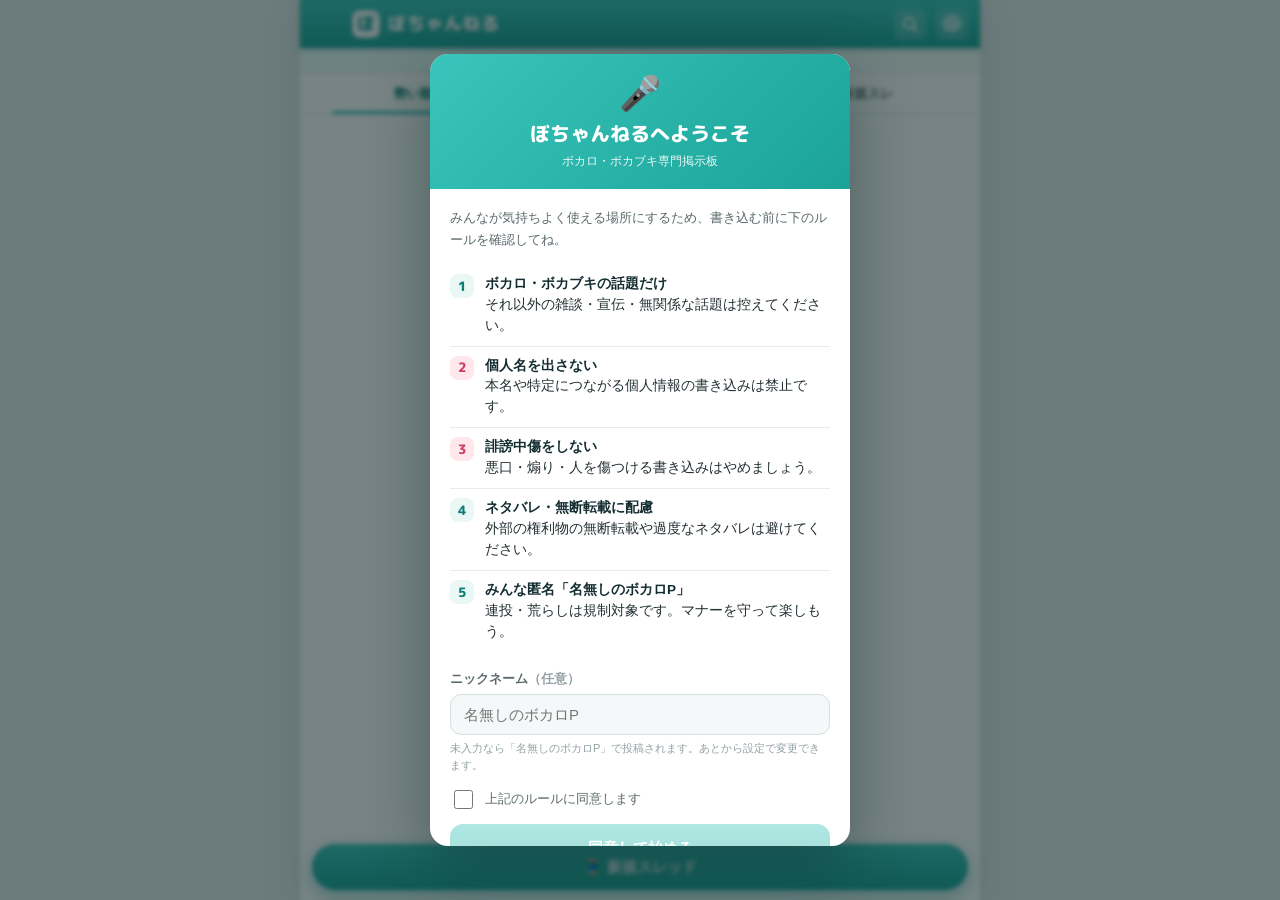
<file: index.html>
<!DOCTYPE html>
<html lang="ja">
<head>
<meta charset="UTF-8">
<meta name="viewport" content="width=device-width, initial-scale=1, viewport-fit=cover, maximum-scale=1">
<meta name="theme-color" content="#39c5bb">
<title>ぼちゃんねる｜ボカロ専門掲示板</title>
<meta name="description" content="ぼちゃんねる — 初音ミクをはじめとするボーカロイドを語る専門掲示板。">
<link rel="preconnect" href="https://fonts.googleapis.com">
<link rel="preconnect" href="https://fonts.gstatic.com" crossorigin>
<link href="https://fonts.googleapis.com/css2?family=M+PLUS+Rounded+1c:wght@500;700;800&display=swap" rel="stylesheet">
<link rel="icon" href="data:image/svg+xml,%3Csvg xmlns='http://www.w3.org/2000/svg' viewBox='0 0 32 32'%3E%3Crect width='32' height='32' rx='8' fill='%2339c5bb'/%3E%3Ctext x='16' y='23' font-size='20' text-anchor='middle' fill='white' font-family='sans-serif' font-weight='bold'%3E%E3%81%BC%3C/text%3E%3C/svg%3E">
<style>
/* ===========================================================
   ぼちゃんねる — Vocaloid BBS
   Mobile-first textboard reader styling
   =========================================================== */

:root{
  --miku:      #39c5bb;       /* 初音ミク teal */
  --miku-dark: #1ba398;
  --miku-deep: #0c7d74;
  --luka:      #ff7fb0;       /* pink accent */
  --rin:       #ffae3a;       /* orange accent */
  --name-grn:  #1f8a4c;       /* classic 名無し green */
  --anchor:    #0f6fc4;       /* >> anchor / link blue */
  --thread-red:#c4341f;       /* thread title classic red */
  --page-bg:   #e6edee;
  --panel:     #ffffff;
  --panel-2:   #f4f8f8;
  --line:      #d7e0e1;
  --line-2:    #e7eded;
  --ink:       #20292b;
  --ink-soft:  #5c696c;
  --ink-faint: #93a1a3;
  --sage:      #8a9396;
  --maxw:      680px;
  --hdr-h:     48px;
  --tab-h:     42px;
  --shadow:    0 1px 0 rgba(0,0,0,.04);
  --jp: "Hiragino Kaku Gothic ProN","Hiragino Sans","Yu Gothic",YuGothic,"Meiryo",sans-serif;
  --round: "M PLUS Rounded 1c",var(--jp);
}

*{ box-sizing:border-box; -webkit-tap-highlight-color: rgba(57,197,187,.18); }
html,body{ margin:0; padding:0; }
html{ overscroll-behavior-y: none; }
body{
  font-family: var(--jp);
  background: var(--page-bg);
  color: var(--ink);
  font-size: 15px;
  line-height: 1.55;
  -webkit-text-size-adjust: 100%;
  overflow-y: scroll;
  overscroll-behavior-y: none;
}
a{ color: var(--anchor); text-decoration:none; }
a:active{ opacity:.6; }
img{ max-width:100%; }

/* ---- App shell: centered mobile column on desktop ---- */
.app{
  max-width: var(--maxw);
  margin: 0 auto;
  background: var(--panel);
  min-height: 100vh;
  box-shadow: 0 0 0 1px var(--line), 0 8px 40px rgba(10,60,58,.10);
  position: relative;
}

/* =========================== Header =========================== */
.hdr{
  position: sticky; top:0; z-index: 40;
  height: var(--hdr-h);
  display:flex; align-items:center; gap:10px;
  padding: 0 12px;
  color:#fff;
  background:
     linear-gradient(180deg, var(--miku) 0%, var(--miku-dark) 100%);
  box-shadow: 0 2px 6px rgba(12,125,116,.28);
}
.hdr__back{
  width:30px; height:30px; flex:0 0 auto;
  display:flex; align-items:center; justify-content:center;
  border-radius:8px; color:#fff; font-size:20px; line-height:1;
  background: rgba(255,255,255,.16);
  border: none; cursor:pointer; padding:0;
  opacity:0; pointer-events:none; transform: translateX(-4px);
  transition: opacity .15s, transform .15s;
}
.hdr__back.show{ opacity:1; pointer-events:auto; transform:none; }
.brand{
  display:flex; align-items:center; gap:8px; cursor:pointer;
  min-width:0;
}
.brand__mark{
  width:28px; height:28px; flex:0 0 auto; border-radius:8px;
  background:#fff; color:var(--miku-dark);
  display:flex;align-items:center;justify-content:center;
  font-family:var(--round); font-weight:800; font-size:18px;
  box-shadow: inset 0 0 0 2px rgba(12,125,116,.15);
}
.brand__name{
  font-family: var(--round); font-weight:800; letter-spacing:.5px;
  font-size:18px; white-space:nowrap; overflow:hidden; text-overflow:ellipsis;
  text-shadow: 0 1px 0 rgba(0,0,0,.12);
}
.brand__title{ /* shown in thread view */
  font-size:14px; font-weight:700; line-height:1.25;
  white-space:nowrap; overflow:hidden; text-overflow:ellipsis;
  min-width:0;
}
.hdr__spacer{ flex:1 1 auto; }
.hdr__btn{
  width:32px; height:32px; flex:0 0 auto; border:none; cursor:pointer;
  background: rgba(255,255,255,.16); color:#fff; border-radius:8px;
  display:flex; align-items:center; justify-content:center; font-size:16px;
}
.hdr__btn svg{ width:18px; height:18px; }

/* =========================== Board banner =========================== */
.banner{
  background: linear-gradient(120deg,#eafbf9,#f3fbf7);
  border-bottom:1px solid var(--line);
  padding: 12px 14px;
  display:flex; align-items:center; gap:12px;
}
.banner__icon{
  width:46px;height:46px;flex:0 0 auto;border-radius:12px;
  background: radial-gradient(120% 120% at 30% 20%, #5fe0d6, var(--miku) 55%, var(--miku-dark));
  display:flex;align-items:center;justify-content:center;
  color:#fff; font-size:24px;
  box-shadow: 0 4px 12px rgba(57,197,187,.4);
}
.banner__txt{ min-width:0; }
.banner__name{ font-family:var(--round); font-weight:800; font-size:18px; color:var(--miku-deep); }
.banner__desc{ font-size:12px; color:var(--ink-soft); margin-top:1px; }
.banner__stats{ font-size:11px; color:var(--ink-faint); margin-top:3px; display:flex; gap:10px; }

/* =========================== Tabs =========================== */
.tabs{
  position: sticky; top: var(--hdr-h); z-index: 30;
  display:flex; height: var(--tab-h);
  background: var(--panel);
  border-bottom: 1px solid var(--line);
}
.tab{
  flex:1; border:none; background:none; cursor:pointer;
  font-family: inherit; font-size:13px; font-weight:700; color:var(--ink-soft);
  position:relative; display:flex;align-items:center;justify-content:center; gap:5px;
}
.tab[aria-selected="true"]{ color: var(--miku-deep); }
.tab[aria-selected="true"]::after{
  content:""; position:absolute; left:14%; right:14%; bottom:0; height:3px;
  border-radius:3px 3px 0 0; background: var(--miku);
}
.tab .cnt{ font-size:11px; color:var(--ink-faint); font-weight:600; }

/* =========================== Thread list =========================== */
.list{ padding-bottom: 88px; }
.thread{
  display:flex; align-items:flex-start; gap:10px;
  padding: 11px 14px; border-bottom:1px solid var(--line-2);
  cursor:pointer; background:var(--panel);
  transition: background .12s;
}
.thread:active{ background: var(--panel-2); }
.thread__rank{
  flex:0 0 auto; width:22px; text-align:center;
  font-family:var(--round); font-weight:800; font-size:15px;
  color:var(--ink-faint); padding-top:1px;
}
.thread:nth-child(1) .thread__rank{ color:var(--rin); }
.thread:nth-child(2) .thread__rank{ color:#9fb6b9; }
.thread:nth-child(3) .thread__rank{ color:#caa06a; }
.thread__body{ min-width:0; flex:1; }
.thread__title{
  font-size: calc(15px * var(--fs,1)); font-weight:600; color:#173b46; line-height:1.4;
  display:-webkit-box; -webkit-line-clamp:2; -webkit-box-orient:vertical; overflow:hidden;
}
.thread:active .thread__title{ color:var(--miku-deep); }
.thread__meta{
  margin-top:5px; display:flex; align-items:center; gap:9px; flex-wrap:wrap;
  font-size:11.5px; color:var(--ink-faint);
}
.thread__count{
  display:inline-flex; align-items:center; gap:3px;
  font-weight:700; color:var(--miku-dark);
}
.momentum{
  display:inline-flex; align-items:center; gap:4px;
  padding:1px 7px; border-radius:20px; font-weight:700; font-size:10.5px;
  background: #eef6f5; color:var(--miku-deep);
}
.momentum.hot{ background: #ffe9d6; color:#c8631a; }
.momentum.fire{ background:#ffe1e1; color:#cf3b2f; }
.thread__new{
  font-size:10px; font-weight:800; color:#fff; background:var(--luka);
  padding:1px 5px; border-radius:4px; letter-spacing:.4px;
}

/* =========================== Thread view (posts) =========================== */
.threadhead{
  padding:14px 16px 12px; border-bottom:1px solid var(--line);
  background: linear-gradient(180deg,#f4fbfa,#ffffff);
}
.threadhead__title{
  font-size:18px; font-weight:800; color:#143a45; line-height:1.4;
  font-family:var(--round);
}
.threadhead__meta{ margin-top:6px; font-size:11.5px; color:var(--ink-faint); display:flex; gap:12px; flex-wrap:wrap; }

.posts{ padding-bottom: 96px; }
.post{
  padding: 12px 16px 13px; border-bottom: 1px solid var(--line-2);
  scroll-margin-top: calc(var(--hdr-h) + 6px);
}
.post.flash{ animation: flash 1.4s ease; }
@keyframes flash{ 0%{ background:#fff7d6; } 100%{ background:transparent; } }
.post__head{
  display:flex; align-items:baseline; gap:7px; flex-wrap:wrap;
  font-size:12px; margin-bottom:5px; line-height:1.5;
}
.post__num{
  font-weight:800; color:var(--miku-dark); font-size:12.5px;
  cursor:pointer;
}
.post__num.op{ color:var(--luka); }
.post__name{ color:var(--name-grn); font-weight:700; }
.post__name .trip{ color:#6b7a7d; font-weight:600; }
.post__date{ color:var(--ink-faint); }
.post__id{ color:var(--ink-faint); cursor:pointer; }
.post__id.many{ color:var(--rin); font-weight:700; }
.post__sage{ color:var(--sage); font-size:10.5px; border:1px solid var(--line); border-radius:4px; padding:0 4px; }
.post__body{
  font-size: calc(15px * var(--fs,1)); line-height:1.72; white-space:pre-wrap; word-break:break-word;
  margin-left:2px; color:#222b2d;
}
.post__body .anchor{ color:var(--anchor); cursor:pointer; border-bottom:1px dotted var(--anchor); }
.post__body .url{ color:var(--anchor); text-decoration:underline; word-break:break-all; }
.post__body .gt{ color:#1f8a4c; }   /* >quote green */
.post.abone .post__body{ color:var(--ink-faint); font-style:italic; }

.post__foot{ margin-top:7px; display:flex; gap:14px; }
.post__reply{
  font-size:11.5px; color:var(--miku-dark); font-weight:700; cursor:pointer;
  display:inline-flex; align-items:center; gap:4px;
}

/* anchor preview popover */
.popover{
  position:fixed; z-index:60; max-width: 360px;
  background:#fffef6; border:1px solid #d8cf9b;
  box-shadow: 0 8px 28px rgba(0,0,0,.22); border-radius:8px;
  padding:9px 11px; font-size:13px; line-height:1.6;
}
.popover .post__head{ font-size:11px; margin-bottom:4px; }
.popover .post__body{ font-size:13.5px; }

/* =========================== Forms =========================== */
.composer-bar{
  position: fixed; left:0; right:0; bottom:0; z-index:45;
  display:flex; justify-content:center; pointer-events:none;
}
.composer-bar__inner{
  width:100%; max-width:var(--maxw); padding:10px 12px calc(10px + env(safe-area-inset-bottom));
  display:flex; gap:10px; pointer-events:auto;
  background: linear-gradient(180deg, rgba(255,255,255,0), #fff 38%);
}
.fab{
  flex:1; height:46px; border:none; border-radius:24px; cursor:pointer;
  font-family:var(--jp); font-weight:800; font-size:15px; color:#fff;
  background: linear-gradient(180deg, var(--miku), var(--miku-dark));
  box-shadow: 0 6px 18px rgba(27,163,152,.45);
  display:flex;align-items:center;justify-content:center;gap:7px;
}
.fab.alt{ background: linear-gradient(180deg,#ff95bd,var(--luka)); box-shadow:0 6px 18px rgba(255,127,176,.45); flex:0 0 auto; width:56px; }
.fab:active{ transform: translateY(1px); }

/* sheet form */
.sheet-wrap{ position:fixed; inset:0; z-index:80; display:none; }
.sheet-wrap.open{ display:block; }
.sheet-backdrop{ position:absolute; inset:0; background:rgba(10,30,32,.45); animation:fade .2s; }
@keyframes fade{ from{opacity:0} to{opacity:1} }
.sheet{
  position:absolute; left:0; right:0; bottom:0; margin:0 auto; max-width:var(--maxw);
  background:#fff; border-radius:16px 16px 0 0; padding:14px 16px calc(18px + env(safe-area-inset-bottom));
  box-shadow:0 -8px 30px rgba(0,0,0,.2); animation: slideup .26s cubic-bezier(.2,.8,.2,1);
  max-height: 90vh; overflow:auto;
}
@keyframes slideup{ from{ transform: translateY(100%);} to{ transform:none; } }
.sheet__grip{ width:38px;height:4px;border-radius:4px;background:var(--line);margin:0 auto 12px; }
.sheet__title{ font-family:var(--round); font-weight:800; font-size:17px; color:var(--miku-deep); margin:0 0 12px; }
.field{ margin-bottom:11px; }
.field label{ display:block; font-size:12px; font-weight:700; color:var(--ink-soft); margin-bottom:4px; }
.field input, .field textarea{
  width:100%; border:1px solid var(--line); border-radius:10px; padding:10px 12px;
  font-family:var(--jp); font-size:15px; color:var(--ink); background:var(--panel-2);
  outline:none; transition:border-color .15s, background .15s;
}
.field input:focus, .field textarea:focus{ border-color:var(--miku); background:#fff; }
.field textarea{ min-height:120px; resize:vertical; line-height:1.6; }
.field .row{ display:flex; gap:10px; }
.field .row > *{ flex:1; }
.hint{ font-size:11px; color:var(--ink-faint); margin-top:3px; }
.sheet__actions{ display:flex; gap:10px; margin-top:6px; }
.btn{
  flex:1; height:46px; border:none; border-radius:12px; cursor:pointer;
  font-family:var(--jp); font-weight:800; font-size:15px;
}
.btn.primary{ color:#fff; background:linear-gradient(180deg,var(--miku),var(--miku-dark)); box-shadow:0 4px 12px rgba(27,163,152,.4); }
.btn.ghost{ background:var(--panel-2); color:var(--ink-soft); flex:0 0 auto; width:96px; }
.btn:disabled{ opacity:.5; }
.errline{ color:#cf3b2f; font-size:12.5px; font-weight:700; margin:2px 0 8px; display:none; }
.errline.show{ display:block; }

/* =========================== misc states =========================== */
.empty{ padding:60px 24px; text-align:center; color:var(--ink-faint); }
.empty .em{ font-size:42px; margin-bottom:10px; }
.loading{ padding:40px; text-align:center; color:var(--ink-faint); }
.spinner{
  width:30px;height:30px;border-radius:50%;
  border:3px solid var(--line); border-top-color:var(--miku);
  margin:0 auto 12px; animation: spin .8s linear infinite;
}
@keyframes spin{ to{ transform:rotate(360deg);} }
.toast{
  position:fixed; left:50%; bottom:84px; transform:translateX(-50%) translateY(20px);
  background:#143a45; color:#fff; padding:10px 18px; border-radius:24px;
  font-size:13.5px; font-weight:700; z-index:90; opacity:0; transition:opacity .25s, transform .25s;
  box-shadow:0 8px 24px rgba(0,0,0,.3); pointer-events:none; max-width:90%;
}
.toast.show{ opacity:1; transform:translateX(-50%) translateY(0); }
.toast.err{ background:#a5302a; }

/* footer credit */
.foot{
  padding:18px 16px 26px; text-align:center; color:var(--ink-faint); font-size:11px;
  border-top:1px solid var(--line-2); background:var(--panel-2);
}
.foot a{ color:var(--miku-dark); }

/* search overlay */
.search-row{ display:none; padding:8px 12px; border-bottom:1px solid var(--line); background:var(--panel-2); }
.search-row.open{ display:block; }
.search-row input{
  width:100%; border:1px solid var(--line); border-radius:20px; padding:8px 14px;
  font-family:var(--jp); font-size:14px; outline:none; background:#fff;
}
.search-row input:focus{ border-color:var(--miku); }

@media (max-width: 480px){
  body{ font-size:14.5px; }
}

/* pull-up-to-refresh indicator (anchored at bottom) */
#pullRefresh{
  position:fixed; left:50%; bottom:-4px; z-index:55;
  transform:translateX(-50%) translateY(0);
  display:flex; align-items:center; gap:8px;
  padding:9px 18px; border-radius:22px;
  background:#143a45; color:#fff; font-size:12.5px; font-weight:700;
  box-shadow:0 8px 24px rgba(0,0,0,.3);
  opacity:0; pointer-events:none; transition:opacity .15s;
}
#pullRefresh.show{ opacity:1; }
#pullRefresh.ready{ background:var(--miku-dark); }
.pr__spin{
  width:15px;height:15px;border-radius:50%;
  border:2px solid rgba(255,255,255,.35); border-top-color:#fff;
}
#pullRefresh.ready .pr__spin{ transform:rotate(180deg); transition:transform .2s; }
#pullRefresh.loading .pr__spin{ animation:spin .7s linear infinite; }

/* ===== first-visit rules modal ===== */
.rules-wrap{ position:fixed; inset:0; z-index:100; display:none; }
.rules-wrap.open{ display:block; }
.rules-back{ position:absolute; inset:0; background:rgba(8,30,32,.55); backdrop-filter:blur(2px); animation:fade .2s; }
.rules{
  position:absolute; left:50%; top:50%; transform:translate(-50%,-50%);
  width:min(420px, calc(100vw - 32px)); max-height:88vh; overflow:auto;
  background:#fff; border-radius:18px; padding:0 0 18px;
  box-shadow:0 20px 60px rgba(8,40,38,.4); animation:rulespop .3s cubic-bezier(.2,.8,.2,1);
}
@keyframes rulespop{ from{ opacity:0; transform:translate(-50%,-46%) scale(.94);} to{ opacity:1; transform:translate(-50%,-50%) scale(1);} }
.rules__hd{
  background:linear-gradient(135deg,var(--miku),var(--miku-dark));
  color:#fff; padding:22px 22px 18px; border-radius:18px 18px 0 0; text-align:center;
}
.rules__mark{ font-size:34px; line-height:1; }
.rules__ttl{ font-family:var(--round); font-weight:800; font-size:20px; margin-top:8px; }
.rules__sub{ font-size:12px; opacity:.9; margin-top:3px; }
.rules__body{ padding:18px 20px 4px; }
.rules__lead{ font-size:13px; color:var(--ink-soft); margin:0 0 14px; line-height:1.7; }
.rule{ display:flex; gap:11px; align-items:flex-start; padding:9px 0; border-bottom:1px solid var(--line-2); }
.rule:last-child{ border-bottom:none; }
.rule__no{ flex:0 0 auto; width:24px; height:24px; border-radius:8px; background:#e9f7f5; color:var(--miku-deep);
  font-family:var(--round); font-weight:800; font-size:13px; display:flex; align-items:center; justify-content:center; }
.rule__no.warn{ background:#ffe7ec; color:#cf3b6a; }
.rule__tx{ font-size:13.5px; line-height:1.55; color:#243033; }
.rule__tx b{ color:#152e32; }
.rules__foot{ padding:14px 20px 0; }
.rules__nick{ margin-bottom:14px; }
.rules__nick label{ display:block; font-size:12.5px; font-weight:700; color:var(--ink-soft); margin-bottom:5px; }
.rules__nick label span{ color:var(--ink-faint); font-weight:600; }
.rules__nick input{
  width:100%; border:1px solid var(--line); border-radius:11px; padding:11px 13px;
  font-family:var(--jp); font-size:15px; color:var(--ink); background:var(--panel-2); outline:none;
  transition:border-color .15s, background .15s;
}
.rules__nick input:focus{ border-color:var(--miku); background:#fff; }
.rules__nickhint{ font-size:11px; color:var(--ink-faint); margin-top:5px; line-height:1.5; }
.rules__agree{ display:flex; align-items:center; gap:9px; font-size:13px; color:var(--ink-soft); cursor:pointer; user-select:none; margin-bottom:12px; }
.rules__agree input{ width:19px; height:19px; accent-color:var(--miku-dark); flex:0 0 auto; }
.rules__btn{
  width:100%; height:48px; border:none; border-radius:13px; cursor:pointer;
  font-family:var(--jp); font-weight:800; font-size:15px; color:#fff;
  background:linear-gradient(180deg,var(--miku),var(--miku-dark));
  box-shadow:0 6px 16px rgba(27,163,152,.4); transition:opacity .15s;
}
.rules__btn:disabled{ opacity:.4; box-shadow:none; cursor:not-allowed; }
.rules__btn:active:not(:disabled){ transform:translateY(1px); }
.rules__mini{ text-align:center; font-size:11px; color:var(--ink-faint); margin-top:10px; }
.rules__mini a{ color:var(--miku-dark); cursor:pointer; }

/* ===== settings screen ===== */
.settings{ padding:8px 0 96px; }
.set-group{ margin:14px 0; background:#fff; }
.set-group__t{ font-size:11.5px; font-weight:800; letter-spacing:.4px; color:var(--ink-faint); padding:0 16px 6px; }
.set-card{ background:#fff; border-top:1px solid var(--line); border-bottom:1px solid var(--line); }
.set-row{ padding:13px 16px; border-bottom:1px solid var(--line-2); }
.set-row:last-child{ border-bottom:none; }
.set-row__lab{ font-size:13.5px; font-weight:700; color:#243033; margin-bottom:3px; }
.set-row__hint{ font-size:11.5px; color:var(--ink-faint); margin-top:4px; line-height:1.5; }
.set-row input[type=text], .set-row textarea{
  width:100%; border:1px solid var(--line); border-radius:10px; padding:10px 12px;
  font-family:var(--jp); font-size:15px; color:var(--ink); background:var(--panel-2); outline:none;
}
.set-row input[type=text]:focus, .set-row textarea:focus{ border-color:var(--miku); background:#fff; }
.set-row textarea{ min-height:84px; resize:vertical; line-height:1.6; }
.seg{ display:flex; gap:6px; margin-top:8px; }
.seg button{
  flex:1; border:1px solid var(--line); background:#fff; border-radius:9px; padding:8px 4px; cursor:pointer;
  font-family:var(--jp); font-weight:700; font-size:12.5px; color:var(--ink-soft);
}
.seg button[aria-pressed="true"]{ background:var(--miku); border-color:var(--miku); color:#fff; box-shadow:0 2px 6px rgba(27,163,152,.35); }
.set-sample{ margin-top:10px; padding:11px 13px; background:var(--panel-2); border-radius:10px; border:1px solid var(--line-2);
  font-size: calc(15px * var(--fs,1)); line-height:1.7; color:#222b2d; }
.set-danger{ color:#cf3b2f; }
.set-link{ display:flex; align-items:center; justify-content:space-between; cursor:pointer; }
.set-link .chev{ color:var(--ink-faint); }
.set-save{ position:sticky; bottom:0; }

</style>
</head>
<body>
  <div class="app">
    <!-- Header -->
    <header class="hdr">
      <button class="hdr__back" id="back" aria-label="戻る">‹</button>
      <div class="brand" id="brand">
        <div class="brand__mark">ぼ</div>
        <div class="brand__name">ぼちゃんねる</div>
      </div>
      <div class="brand__title" id="hdrTitle" style="display:none"></div>
      <div class="hdr__spacer"></div>
      <button class="hdr__btn" id="hdrSearch" aria-label="検索">
        <svg viewBox="0 0 24 24" fill="none" stroke="currentColor" stroke-width="2.4" stroke-linecap="round"><circle cx="11" cy="11" r="7"/><path d="M21 21l-4.3-4.3"/></svg>
      </button>
      <button class="hdr__btn" id="hdrSettings" aria-label="設定">
        <svg viewBox="0 0 24 24" fill="none" stroke="currentColor" stroke-width="2.2" stroke-linecap="round" stroke-linejoin="round"><circle cx="12" cy="12" r="3.2"/><path d="M19.4 13.6a1.5 1.5 0 0 0 .3 1.6l.1.1a2 2 0 1 1-2.8 2.8l-.1-.1a1.5 1.5 0 0 0-2.5 1v.2a2 2 0 1 1-4 0v-.1A1.5 1.5 0 0 0 8.6 19a1.5 1.5 0 0 0-1.6.3l-.1.1a2 2 0 1 1-2.8-2.8l.1-.1a1.5 1.5 0 0 0-1-2.5H3a2 2 0 1 1 0-4h.1A1.5 1.5 0 0 0 5 8.6a1.5 1.5 0 0 0-.3-1.6l-.1-.1a2 2 0 1 1 2.8-2.8l.1.1a1.5 1.5 0 0 0 1.6.3H9a1.5 1.5 0 0 0 1-1.4V3a2 2 0 1 1 4 0v.1a1.5 1.5 0 0 0 2.5 1l.1-.1a2 2 0 1 1 2.8 2.8l-.1.1a1.5 1.5 0 0 0-.3 1.6V9a1.5 1.5 0 0 0 1.4 1H21a2 2 0 1 1 0 4h-.1a1.5 1.5 0 0 0-1.4 1z"/></svg>
      </button>
    </header>

    <!-- search -->
    <div class="search-row" id="searchRow">
      <input id="searchInput" type="search" placeholder="スレッドタイトルを検索…" autocomplete="off">
    </div>

    <!-- board banner -->
    <div class="banner" id="banner"></div>

    <!-- tabs -->
    <nav class="tabs" id="tabs" role="tablist"></nav>

    <!-- main view -->
    <main id="view"></main>

    <!-- floating composer -->
    <div class="composer-bar">
      <div class="composer-bar__inner">
        <button class="fab" id="fabNew">🧵 新規スレッド</button>
        <button class="fab alt" id="fabThread" style="display:none" aria-label="新規スレッド">🧵</button>
      </div>
    </div>
  </div>

  <!-- composer sheet mount -->
  <div class="sheet-wrap" id="sheetWrap"></div>

  <!-- first-visit rules modal -->
  <div class="rules-wrap" id="rulesWrap">
    <div class="rules-back"></div>
    <div class="rules" role="dialog" aria-modal="true" aria-labelledby="rulesTtl">
      <div class="rules__hd">
        <div class="rules__mark">🎤</div>
        <div class="rules__ttl" id="rulesTtl">ぼちゃんねるへようこそ</div>
        <div class="rules__sub">ボカロ・ボカブキ専門掲示板</div>
      </div>
      <div class="rules__body">
        <p class="rules__lead">みんなが気持ちよく使える場所にするため、書き込む前に下のルールを確認してね。</p>
        <div class="rule"><div class="rule__no">1</div><div class="rule__tx"><b>ボカロ・ボカブキの話題だけ</b><br>それ以外の雑談・宣伝・無関係な話題は控えてください。</div></div>
        <div class="rule"><div class="rule__no warn">2</div><div class="rule__tx"><b>個人名を出さない</b><br>本名や特定につながる個人情報の書き込みは禁止です。</div></div>
        <div class="rule"><div class="rule__no warn">3</div><div class="rule__tx"><b>誹謗中傷をしない</b><br>悪口・煽り・人を傷つける書き込みはやめましょう。</div></div>
        <div class="rule"><div class="rule__no">4</div><div class="rule__tx"><b>ネタバレ・無断転載に配慮</b><br>外部の権利物の無断転載や過度なネタバレは避けてください。</div></div>
        <div class="rule"><div class="rule__no">5</div><div class="rule__tx"><b>みんな匿名「名無しのボカロP」</b><br>連投・荒らしは規制対象です。マナーを守って楽しもう。</div></div>
      </div>
      <div class="rules__foot">
        <div class="rules__nick">
          <label for="rulesNick">ニックネーム<span>（任意）</span></label>
          <input id="rulesNick" maxlength="24" placeholder="名無しのボカロP" autocomplete="off">
          <div class="rules__nickhint">未入力なら「名無しのボカロP」で投稿されます。あとから設定で変更できます。</div>
        </div>
        <label class="rules__agree"><input type="checkbox" id="rulesChk">上記のルールに同意します</label>
        <button class="rules__btn" id="rulesOk" disabled>同意して始める</button>
        <div class="rules__mini"><a id="rulesAgain">ルールをもう一度表示</a></div>
      </div>
    </div>
  </div>

  <script>
/* ===========================================================
   ぼちゃんねる — data layer
   Talks to the Cloudflare Worker when CONFIG.API_BASE is set.
   Falls back to a localStorage "demo board" so the site is
   fully usable before/without a backend (e.g. GitHub Pages
   preview). Same method surface either way.
   =========================================================== */
(function (global) {
  "use strict";

  // ---------------------------------------------------------
  // CONFIG — after deploying the Worker, paste its URL here
  // (or leave "" to keep running on the built-in demo store).
  //   e.g. "https://bochannel-api.yourname.workers.dev"
  // ---------------------------------------------------------
  const CONFIG = {
    API_BASE: "https://bochannel-api.dragxonx3.workers.dev",          // Cloudflare Worker origin, no trailing slash
    BOARD: "vocaloid",
    BOARD_NAME: "ボーカロイド総合",
  };

  const LS_KEY = "bochannel_demo_v1";
  const usingRemote = () => !!CONFIG.API_BASE;

  // ブラウザ固有のランダム種。キャリアNATでIP/UAが被っても
  // ブラウザごとに必ず別IDになるようにするためのもの。
  function clientSeed() {
    let s = null;
    try { s = localStorage.getItem("bochannel_seed"); } catch (_) {}
    if (!s) {
      s = (crypto.randomUUID ? crypto.randomUUID()
           : Date.now().toString(36) + Math.random().toString(36).slice(2) + Math.random().toString(36).slice(2));
      try { localStorage.setItem("bochannel_seed", s); } catch (_) {}
    }
    return s;
  }

  // ===================== remote (Worker) =====================
  async function call(path, opts) {
    const res = await fetch(CONFIG.API_BASE + path, {
      headers: { "Content-Type": "application/json", "x-client-seed": clientSeed() },
      ...opts,
    });
    let data = null;
    try { data = await res.json(); } catch (_) {}
    if (!res.ok) {
      const msg = (data && data.error) || ("通信エラー (" + res.status + ")");
      const err = new Error(msg); err.status = res.status; err.retryAfter = data && data.retryAfter;
      throw err;
    }
    return data;
  }

  // ===================== local demo store =====================
  function nowParts(d) {
    const W = ["日","月","火","水","木","金","土"];
    const p = (n) => String(n).padStart(2, "0");
    const ms = String(d.getMilliseconds()).padStart(3,"0").slice(0,2);
    return `${d.getFullYear()}/${p(d.getMonth()+1)}/${p(d.getDate())}(${W[d.getDay()]}) ` +
           `${p(d.getHours())}:${p(d.getMinutes())}:${p(d.getSeconds())}.${ms}`;
  }
  function randId() {
    const c = "ABCDEFGHIJKLMNPQRSTUVWXYZabcdefghijkmnopqrstuvwxyz0123456789+/";
    let s = ""; for (let i = 0; i < 8; i++) s += c[Math.floor(Math.random()*c.length)];
    return s;
  }
  function uid() { return "t" + Date.now().toString(36) + Math.random().toString(36).slice(2,6); }

  function load() {
    let raw = null;
    try { raw = JSON.parse(localStorage.getItem(LS_KEY)); } catch (_) {}
    if (!raw || !raw.threads) { raw = seed(); save(raw); }
    return raw;
  }
  function save(db) { try { localStorage.setItem(LS_KEY, JSON.stringify(db)); } catch (_) {} }

  // seed data — clean, original Vocaloid-fan flavour
  function seed() {
    const base = Date.now();
    const mk = (offsetMin, name, body, idtag) => ({
      name: name || "名無しのボカロP",
      email: "",
      body,
      date: nowParts(new Date(base - offsetMin*60000)),
      uid: idtag || randId(),
      ts: base - offsetMin*60000,
    });
    const threads = [
      {
        id: "t_miku", title: "【初音ミク】みんなの好きなミク曲を語るスレ Part.187",
        posts: [
          mk(900,"名無しのボカロP","ミクの曲で人生変わった人集まれ\nまずは語ろうぜ","M1kuLov3"),
          mk(880,"名無しのボカロP",">>1\nわかる\n中学の時に出会ってからずっと聴いてる","Aa90xQ2z"),
          mk(861,"名無しのボカロP","初期の調教も味があって好きなんだよな","kP4r0nVe"),
          mk(840,"名無しのボカロP",">>3\n今の技術で聴き慣れると逆に新鮮に感じる","Zx8mNb1L"),
          mk(700,"名無しのボカロP","ライブ行った人いる?\n生バンドのミク最高だった","r1nL3nGm"),
          mk(540,"名無しのボカロP","sageで失礼\n最近の若い子もミク知っててうれしい","Qw3eRt5y"),
          mk(300,"名無しのボカロP",">>6\n世代を超えて愛されてるの本当にすごい","Vo1c4l0d"),
          mk(120,"名無しのボカロP","結局ミクは令和でも現役なんだよなあ","mIku39ss"),
        ],
      },
      {
        id: "t_rinlen", title: "鏡音リン・レンの双子感が好きな奴ちょっと来い",
        posts: [
          mk(620,"名無しのボカロP","ハモリの掛け合いが神すぎる","R1nL3n00"),
          mk(610,"名無しのボカロP",">>1\nツインボーカルの破壊力は異常","ab12Cd34"),
          mk(480,"名無しのボカロP","リンのパワー系もレンの伸びる高音もどっちも好き","yt8Uj2Wq"),
          mk(160,"名無しのボカロP","アペンド出てから表現の幅広がったよね","Lm5nKo9p"),
        ],
      },
      {
        id: "t_dtm", title: "【DTM】ボカロP初心者だけど作曲のコツ教えて",
        posts: [
          mk(430,"名無しのボカロP","DAW買ったはいいけど何から手をつければ…","newbie01"),
          mk(420,"名無しのボカロP",">>1\nまずは好きな曲のコピーから始めるといい","s3nP4iXx"),
          mk(410,"名無しのボカロP","コード進行は王道進行覚えるだけでだいぶ変わる","komP0z3r"),
          mk(360,"名無しのボカロP",">>3\n王道進行ほんと優秀\n困ったら使ってる","Hr4mNb8c"),
          mk(200,"名無しのボカロP","調声は譜面とにらめっこする時間が一番大事","tUn3rPro"),
          mk(45,"名無しのボカロP",">>1\nとにかく1曲完成させる経験が大事だぞ\nがんばれ","ouEnc0ur"),
        ],
      },
      {
        id: "t_luka", title: "巡音ルカの大人っぽい声質好きな人いる?",
        posts: [
          mk(220,"名無しのボカロP","ルカの低音とバイリンガルさが唯一無二","Luk4S0ng"),
          mk(180,"名無しのボカロP",">>1\nジャズ系との相性が抜群なんだよな","mZ9oPq1r"),
          mk(60,"名無しのボカロP","落ち着いた曲調が増える季節に聴きたくなる","cooLvc3l"),
        ],
      },
      {
        id: "t_gumi", title: "GUMIの曲って中毒性高くない?",
        posts: [
          mk(150,"名無しのボカロP","疾走感のある曲が刺さりまくる","Gum1Lov3"),
          mk(140,"名無しのボカロP",">>1\nロック系の伸びは随一だと思う","pl9Wsx2e"),
        ],
      },
      {
        id: "t_news", title: "【雑談】最近ハマってるボカロ曲を淡々と貼るスレ",
        posts: [
          mk(95,"名無しのボカロP","作業用に無限ループしてる曲ある?","work8gm9"),
          mk(80,"名無しのボカロP",">>1\nテンポ速めのやつ作業はかどる","aZ1sW2dx"),
          mk(30,"名無しのボカロP","深夜に聴くしっとり系も捨てがたい","n1ghtvc0"),
          mk(8,"名無しのボカロP","この時間に開いてる同志おる?","l4t3n1te"),
        ],
      },
    ];
    // attach numbers + meta
    threads.forEach(t => {
      t.posts.forEach((p, i) => p.num = i + 1);
      t.createdAt = t.posts[0].ts;
      t.lastAt = t.posts[t.posts.length - 1].ts;
      t.postCount = t.posts.length;
      t.board = CONFIG.BOARD;
    });
    return { threads, lastPostAt: 0 };
  }

  function metaOf(t) {
    return { id: t.id, title: t.title, createdAt: t.createdAt, lastAt: t.lastAt,
             postCount: t.postCount, board: t.board, abone: !!t.abone };
  }

  const localApi = {
    async getThreads() {
      const db = load();
      return db.threads.filter(t => !t.abone).map(metaOf);
    },
    async getThread(id) {
      const db = load();
      const t = db.threads.find(x => x.id === id);
      if (!t) { const e = new Error("スレッドが見つかりません"); e.status = 404; throw e; }
      return { ...metaOf(t), posts: t.posts };
    },
    async createThread({ title, name, email, body }) {
      const db = load();
      checkRate(db);
      const t = {
        id: uid(), title: (title||"").trim(), board: CONFIG.BOARD,
        posts: [], createdAt: Date.now(), lastAt: Date.now(), postCount: 0,
      };
      const post = {
        num: 1, name: (name||"").trim() || "名無しのボカロP",
        email: (email||"").trim(), body: (body||"").trim(),
        date: nowParts(new Date()), uid: randId(), ts: Date.now(),
      };
      t.posts.push(post); t.postCount = 1;
      db.threads.unshift(t); db.lastPostAt = Date.now(); save(db);
      return { id: t.id, num: 1 };
    },
    async createPost({ threadId, name, email, body }) {
      const db = load();
      checkRate(db);
      const t = db.threads.find(x => x.id === threadId);
      if (!t) { const e = new Error("スレッドが見つかりません"); e.status = 404; throw e; }
      const post = {
        num: t.posts.length + 1, name: (name||"").trim() || "名無しのボカロP",
        email: (email||"").trim(), body: (body||"").trim(),
        date: nowParts(new Date()), uid: randId(), ts: Date.now(),
      };
      t.posts.push(post); t.postCount = t.posts.length;
      const isSage = /sage/i.test(post.email);
      if (!isSage) { t.lastAt = Date.now(); db.threads = [t, ...db.threads.filter(x=>x!==t)]; }
      db.lastPostAt = Date.now(); save(db);
      return { num: post.num };
    },
  };

  function checkRate(db) {
    const last = db.lastPostAt || 0;
    const wait = 8000; // demo throttle 8s
    if (Date.now() - last < wait) {
      const e = new Error("連投規制中です。少し待ってから書き込んでください");
      e.status = 429; e.retryAfter = Math.ceil((wait - (Date.now()-last))/1000); throw e;
    }
  }

  // ===================== remote wrappers =====================
  const remoteApi = {
    getThreads: () => call(`/api/threads?board=${CONFIG.BOARD}`).then(d => d.threads),
    getThread: (id) => call(`/api/thread?id=${encodeURIComponent(id)}`),
    createThread: (p) => call(`/api/thread`, { method:"POST", body: JSON.stringify({ ...p, board: CONFIG.BOARD }) }),
    createPost: (p) => call(`/api/post`, { method:"POST", body: JSON.stringify(p) }),
  };

  global.API = {
    CONFIG,
    isDemo: () => !usingRemote(),
    getThreads: (...a) => (usingRemote() ? remoteApi : localApi).getThreads(...a),
    getThread:  (...a) => (usingRemote() ? remoteApi : localApi).getThread(...a),
    createThread:(...a)=> (usingRemote() ? remoteApi : localApi).createThread(...a),
    createPost: (...a) => (usingRemote() ? remoteApi : localApi).createPost(...a),
    _resetDemo: () => { localStorage.removeItem(LS_KEY); },
  };
})(window);

</script>
  <script>
/* ===========================================================
   ぼちゃんねる — app (router + rendering)
   =========================================================== */
(function () {
  "use strict";

  const $  = (s, r=document) => r.querySelector(s);
  const $$ = (s, r=document) => [...r.querySelectorAll(s)];
  const esc = (s) => String(s).replace(/[&<>"]/g, c => ({"&":"&amp;","<":"&lt;",">":"&gt;",'"':"&quot;"}[c]));

  const state = { view: "list", tab: "ikioi", threads: [], thread: null, search: "" };

  // ---------------------------------------------------------
  // USER PREFERENCES (localStorage)
  // ---------------------------------------------------------
  const Prefs = (function(){
    const KEY = "bochannel_prefs_v1";
    const DEF = { nick: "", fontScale: 1, defaultTab: "ikioi", ngWords: [], hideId: [] };
    let cache = null;
    function get(){
      if (cache) return cache;
      let p = {};
      try { p = JSON.parse(localStorage.getItem(KEY)) || {}; } catch(_){}
      cache = { ...DEF, ...p };
      return cache;
    }
    function set(patch){
      cache = { ...get(), ...patch };
      try { localStorage.setItem(KEY, JSON.stringify(cache)); } catch(_){}
      apply();
      return cache;
    }
    function apply(){
      const p = get();
      document.documentElement.style.setProperty("--fs", p.fontScale || 1);
    }
    return { get, set, apply };
  })();
  Prefs.apply();


  const root = $("#view");
  const elBack = $("#back");
  const elBrand = $("#brand");
  const elTitle = $("#hdrTitle");
  const elTabs = $("#tabs");
  const elBanner = $("#banner");
  const elSearch = $("#searchRow");

  // ---------------------------------------------------------
  // helpers
  // ---------------------------------------------------------
  function ageDays(ts){ return Math.max((Date.now()-ts)/86400000, 1/24); }
  function ikioi(t){ return Math.round(t.postCount / ageDays(t.createdAt) * 10) / 10; }
  function ikioiClass(v){ return v>=400 ? "fire" : v>=120 ? "hot" : ""; }
  function relTime(ts){
    const s=(Date.now()-ts)/1000;
    if(s<60) return "たった今";
    if(s<3600) return Math.floor(s/60)+"分前";
    if(s<86400) return Math.floor(s/3600)+"時間前";
    return Math.floor(s/86400)+"日前";
  }

  // render a post body: >>anchors, >quotes, urls
  function renderBody(text){
    const lines = String(text).split("\n");
    return lines.map(line => {
      let out = "";
      // tokenify by anchors / urls while escaping the rest
      const re = /(>>\d+(?:-\d+)?)|((?:https?:\/\/)[^\s]+)/g;
      let last = 0, m;
      const isQuote = /^\s*>(?!>)/.test(line);
      while ((m = re.exec(line))) {
        out += esc(line.slice(last, m.index));
        if (m[1]) {
          const n = m[1].replace(/^>>/, "");
          out += `<span class="anchor" data-anchor="${esc(n)}">${esc(m[1])}</span>`;
        } else if (m[2]) {
          out += `<a class="url" href="${esc(m[2])}" target="_blank" rel="noopener nofollow">${esc(m[2])}</a>`;
        }
        last = m.index + m[0].length;
      }
      out += esc(line.slice(last));
      return isQuote ? `<span class="gt">${out}</span>` : out;
    }).join("\n");
  }

  function parseName(name){
    // tripcode display: name#trip -> name + ◆hash (already-hashed names pass through)
    const i = name.indexOf("◆");
    if (i >= 0) return `${esc(name.slice(0,i))}<span class="trip">◆${esc(name.slice(i+1))}</span>`;
    return esc(name);
  }

  // count posts per uid in current thread for "many" highlight
  function uidCounts(posts){
    const c={}; posts.forEach(p=>c[p.uid]=(c[p.uid]||0)+1); return c;
  }

  // ---------------------------------------------------------
  // ROUTER
  // ---------------------------------------------------------
  function parseHash(){
    const h = location.hash.replace(/^#/, "");
    if (h.startsWith("/thread/")) return { name:"thread", id: decodeURIComponent(h.slice(8)) };
    if (h === "/new") return { name:"new" };
    if (h === "/settings") return { name:"settings" };
    return { name:"list" };
  }
  window.addEventListener("hashchange", route);

  async function route(){
    const r = parseHash();
    if (r.name === "thread") return showThread(r.id);
    if (r.name === "settings") return showSettings();
    if (r.name === "new") { showList(); openComposer({mode:"thread"}); return; }
    return showList();
  }

  // ---------------------------------------------------------
  // LIST VIEW
  // ---------------------------------------------------------
  async function showList(){
    state.view = "list";
    elBack.classList.remove("show");
    elBrand.style.display = "flex";
    elTitle.style.display = "none";
    elTabs.style.display = "flex";
    elBanner.style.display = "flex";
    $("#hdrSearch").style.display = "flex";
    $("#hdrSettings").style.display = "flex";
    window.scrollTo(0,0);

    root.innerHTML = `<div class="loading"><div class="spinner"></div>スレッドを読み込み中…</div>`;
    let threads;
    try { threads = await API.getThreads(); }
    catch(e){ root.innerHTML = errorBox(e); return; }
    state.threads = threads;
    paintBanner(threads);
    paintList();
  }

  function paintBanner(threads){
    const posts = threads.reduce((a,t)=>a+t.postCount,0);
    elBanner.innerHTML = `
      <div class="banner__icon">♪</div>
      <div class="banner__txt">
        <div class="banner__name">${esc(API.CONFIG.BOARD_NAME)}</div>
        <div class="banner__desc">ボカロP・リスナーが集う総合掲示板</div>
        <div class="banner__stats">
          <span>スレッド ${threads.length}</span>
          <span>書き込み ${posts}</span>
          ${API.isDemo() ? '<span style="color:#c8631a">● DEMOモード</span>' : '<span style="color:#1f8a4c">● LIVE</span>'}
        </div>
      </div>`;
  }

  // ---------------------------------------------------------
  // SETTINGS VIEW
  // ---------------------------------------------------------
  function showSettings(){
    state.view = "settings";
    elBack.classList.add("show");
    elBrand.style.display = "none";
    elTitle.style.display = "block";
    elTitle.textContent = "設定";
    elTabs.style.display = "none";
    elBanner.style.display = "none";
    elSearch.classList.remove("open");
    $("#hdrSearch").style.display = "none";
    $("#hdrSettings").style.display = "none";
    window.scrollTo(0,0);

    const p = Prefs.get();
    const scales = [["小",0.9],["標準",1],["大",1.15],["特大",1.3]];
    const tabs = [["ikioi","勢い順"],["update","新着レス"],["new","新規スレ"]];
    root.innerHTML = `
      <div class="settings">
        <div class="set-group">
          <div class="set-group__t">プロフィール</div>
          <div class="set-card">
            <div class="set-row">
              <div class="set-row__lab">ニックネーム</div>
              <input type="text" id="sNick" maxlength="24" placeholder="名無しのボカロP" value="${esc(p.nick||"")}">
              <div class="set-row__hint">書き込み時に表示される名前です。未入力なら「名無しのボカロP」になります。</div>
            </div>
          </div>
        </div>

        <div class="set-group">
          <div class="set-group__t">表示</div>
          <div class="set-card">
            <div class="set-row">
              <div class="set-row__lab">文字サイズ</div>
              <div class="seg" id="sScale">
                ${scales.map(([l,v])=>`<button data-v="${v}" aria-pressed="${(p.fontScale||1)==v}">${l}</button>`).join("")}
              </div>
              <div class="set-sample" id="sSample">サンプル：初音ミクの曲っていいよね🎵</div>
            </div>
            <div class="set-row">
              <div class="set-row__lab">最初に表示する並び順</div>
              <div class="seg" id="sTab">
                ${tabs.map(([k,l])=>`<button data-v="${k}" aria-pressed="${(p.defaultTab||"ikioi")===k}">${l}</button>`).join("")}
              </div>
            </div>
          </div>
        </div>

        <div class="set-group">
          <div class="set-group__t">NGワード（あぼ〜ん）</div>
          <div class="set-card">
            <div class="set-row">
              <div class="set-row__lab">非表示にする単語</div>
              <textarea id="sNg" placeholder="1行に1つ&#10;例）ネタバレ">${esc((p.ngWords||[]).join("\n"))}</textarea>
              <div class="set-row__hint">この単語を含む書き込みは「あぼ〜ん」表示になります（自分の端末のみ）。</div>
            </div>
          </div>
        </div>

        <div class="set-group">
          <div class="set-group__t">その他</div>
          <div class="set-card">
            <div class="set-row set-link" id="sRules">
              <div><div class="set-row__lab">利用ルールを見る</div></div>
              <svg class="chev" width="18" height="18" viewBox="0 0 24 24" fill="none" stroke="currentColor" stroke-width="2.4"><path d="M9 6l6 6-6 6"/></svg>
            </div>
            <div class="set-row set-link" id="sReset">
              <div><div class="set-row__lab set-danger">データを初期化</div>
                <div class="set-row__hint">ニックネーム・設定・閲覧データを消去します。</div></div>
              <svg class="chev" width="18" height="18" viewBox="0 0 24 24" fill="none" stroke="currentColor" stroke-width="2.4"><path d="M9 6l6 6-6 6"/></svg>
            </div>
          </div>
        </div>

        <div class="set-group">
          <div class="set-card"><div class="set-row" style="padding:14px 16px;">
            <button class="rules__btn" id="sSave">保存する</button>
          </div></div>
        </div>
      </div>` + footer();

    $("#sScale").addEventListener("click",(e)=>{
      const b=e.target.closest("button"); if(!b) return;
      [...e.currentTarget.children].forEach(x=>x.setAttribute("aria-pressed", x===b));
      Prefs.set({ fontScale: Number(b.dataset.v) });
    });
    $("#sTab").addEventListener("click",(e)=>{
      const b=e.target.closest("button"); if(!b) return;
      [...e.currentTarget.children].forEach(x=>x.setAttribute("aria-pressed", x===b));
    });
    $("#sRules").addEventListener("click", ()=> window.__showRules && window.__showRules());
    $("#sReset").addEventListener("click", ()=>{
      if (!confirm("ニックネームと設定・閲覧データを初期化します。よろしいですか？")) return;
      try{
        localStorage.removeItem("bochannel_prefs_v1");
        localStorage.removeItem("bochannel_rules_agreed_v1");
      }catch(_){}
      Prefs.set({ nick:"", fontScale:1, defaultTab:"ikioi", ngWords:[] });
      toast("初期化しました");
      location.hash = "";
    });
    $("#sSave").addEventListener("click", ()=>{
      const ng = $("#sNg").value.split("\n").map(s=>s.trim()).filter(Boolean).slice(0,50);
      const tabBtn = $("#sTab").querySelector('[aria-pressed="true"]');
      Prefs.set({
        nick: $("#sNick").value.trim().slice(0,24),
        defaultTab: tabBtn ? tabBtn.dataset.v : "ikioi",
        ngWords: ng,
      });
      toast("設定を保存しました");
      location.hash = "";
    });
  }

  function sortedThreads(){
    let ts = state.threads.slice();
    if (state.search){
      const q = state.search.toLowerCase();
      ts = ts.filter(t => t.title.toLowerCase().includes(q));
    }
    if (state.tab === "ikioi") ts.sort((a,b)=> ikioi(b)-ikioi(a));
    else if (state.tab === "new") ts.sort((a,b)=> b.createdAt - a.createdAt);
    else ts.sort((a,b)=> b.lastAt - a.lastAt); // recent activity
    return ts;
  }

  function paintTabs(){
    elTabs.innerHTML = [
      ["ikioi","勢い順"],["update","新着レス"],["new","新規スレ"],
    ].map(([k,label])=>`
      <button class="tab" role="tab" data-tab="${k}" aria-selected="${state.tab===k}">${label}</button>
    `).join("");
  }

  function paintList(){
    paintTabs();
    const ts = sortedThreads();
    if (!ts.length){
      root.innerHTML = `<div class="empty"><div class="em">🎤</div>${state.search?"該当するスレッドがありません":"まだスレッドがありません。<br>最初のスレを立ててみよう！"}</div>` + footer();
      return;
    }
    const rows = ts.map((t,i)=>{
      const v = ikioi(t);
      const fresh = Date.now()-t.lastAt < 1000*60*60*3;
      return `
      <div class="thread" data-id="${esc(t.id)}">
        <div class="thread__rank">${i+1}</div>
        <div class="thread__body">
          <div class="thread__title">${esc(t.title)}</div>
          <div class="thread__meta">
            <span class="thread__count">💬 ${t.postCount}</span>
            <span class="momentum ${ikioiClass(v)}">勢い ${v}</span>
            <span>${relTime(t.lastAt)}</span>
            ${fresh?'<span class="thread__new">NEW</span>':""}
          </div>
        </div>
      </div>`;
    }).join("");
    root.innerHTML = `<div class="list">${rows}</div>` + footer();
  }

  // ---------------------------------------------------------
  // THREAD VIEW
  // ---------------------------------------------------------
  async function showThread(id){
    state.view = "thread";
    elBack.classList.add("show");
    elBrand.style.display = "none";
    elTitle.style.display = "block";
    elTabs.style.display = "none";
    elBanner.style.display = "none";
    elSearch.classList.remove("open");
    $("#hdrSearch").style.display = "none";
    $("#hdrSettings").style.display = "none";
    window.scrollTo(0,0);

    root.innerHTML = `<div class="loading"><div class="spinner"></div>読み込み中…</div>`;
    let t;
    try { t = await API.getThread(id); }
    catch(e){ root.innerHTML = errorBox(e); elTitle.textContent="スレッド"; return; }
    state.thread = t;
    elTitle.textContent = t.title;

    const counts = uidCounts(t.posts);
    const postsHtml = t.posts.map(p => postHtml(p, counts)).join("");
    const created = new Date(t.createdAt);
    root.innerHTML = `
      <div class="threadhead">
        <div class="threadhead__title">${esc(t.title)}</div>
        <div class="threadhead__meta">
          <span>全 ${t.postCount} レス</span>
          <span>勢い ${ikioi(t)}</span>
          <span>${created.getFullYear()}/${String(created.getMonth()+1).padStart(2,"0")}/${String(created.getDate()).padStart(2,"0")} 開始</span>
        </div>
      </div>
      <div class="posts">${postsHtml}</div>` + footer();
  }

  function postHtml(p, counts){
    const isOp = p.num === 1;
    const sage = /sage/i.test(p.email||"");
    const n = counts[p.uid]||1;
    const ng = (Prefs.get().ngWords||[]);
    const isNg = !p.abone && ng.length && ng.some(w => w && (p.body||"").includes(w));
    const abone = p.abone || isNg;
    const idCls = n>=3 ? "many" : "";
    const idTxt = n>1 ? `ID:${esc(p.uid)} (${n})` : `ID:${esc(p.uid)}`;
    const nameDisp = sage
      ? parseName(p.name)
      : `<a href="mailto:" onclick="return false" style="color:inherit">${parseName(p.name)}</a>`;
    return `
      <div class="post ${abone?"abone":""}" id="p${p.num}" data-num="${p.num}">
        <div class="post__head">
          <span class="post__num ${isOp?"op":""}" data-reply="${p.num}">${p.num}</span>
          <span class="post__name">${nameDisp}</span>
          ${sage?'<span class="post__sage">sage</span>':""}
          <span class="post__date">${esc(p.date)}</span>
          <span class="post__id ${idCls}" data-uid="${esc(p.uid)}">${idTxt}</span>
        </div>
        <div class="post__body">${abone?"あぼ〜ん":renderBody(p.body)}</div>
        <div class="post__foot">
          <span class="post__reply" data-reply="${p.num}">↩ 返信</span>
        </div>
      </div>`;
  }

  // ---------------------------------------------------------
  // shared chrome
  // ---------------------------------------------------------
  function footer(){
    return `<div class="foot">
      ぼちゃんねる — Vocaloid BBS<br>
      <a onclick="window.__showRules&&window.__showRules();return false" href="#">利用ルール</a> ・
      ${API.isDemo()
        ? 'デモ表示中（ブラウザ内に保存）・ <a href="admin.html">管理画面</a>'
        : '<a href="admin.html">管理画面</a>'}
    </div>`;
  }
  function errorBox(e){
    return `<div class="empty"><div class="em">⚠️</div>${esc(e.message||"エラーが発生しました")}<br>
      <span style="font-size:12px;color:#93a1a3">時間をおいて再度お試しください</span></div>`;
  }

  // ---------------------------------------------------------
  // ANCHOR POPOVER
  // ---------------------------------------------------------
  let popEl = null;
  function showPopover(num, x, y){
    if (!state.thread) return;
    const p = state.thread.posts.find(q => q.num === Number(num));
    if (!p) return;
    hidePopover();
    popEl = document.createElement("div");
    popEl.className = "popover";
    const counts = uidCounts(state.thread.posts);
    popEl.innerHTML = postHtml(p, counts).replace('class="post ', 'class="pop-inner post ');
    document.body.appendChild(popEl);
    const r = popEl.getBoundingClientRect();
    let left = Math.min(x, window.innerWidth - r.width - 10);
    let top = y + 16;
    if (top + r.height > window.innerHeight - 8) top = Math.max(8, y - r.height - 16);
    popEl.style.left = Math.max(8,left) + "px";
    popEl.style.top = top + "px";
  }
  function hidePopover(){ if (popEl){ popEl.remove(); popEl=null; } }

  // ---------------------------------------------------------
  // COMPOSER (sheet)
  // ---------------------------------------------------------
  function openComposer(opts){
    const mode = opts.mode; // "thread" | "reply"
    const quote = opts.quote || "";
    const wrap = $("#sheetWrap");
    wrap.innerHTML = `
      <div class="sheet-backdrop" data-close></div>
      <div class="sheet" role="dialog" aria-modal="true">
        <div class="sheet__grip"></div>
        <div class="sheet__title">${mode==="thread"?"🧵 新規スレッドを立てる":"✏️ レスを書き込む"}</div>
        <div class="errline" id="cErr"></div>
        ${mode==="thread" ? `
          <div class="field">
            <label>スレッドタイトル</label>
            <input id="fTitle" maxlength="80" placeholder="例）作業用に最適なボカロ曲を語るスレ" autocomplete="off">
          </div>`:""}
        <div class="field">
          <label>本文</label>
          <textarea id="fBody" maxlength="2000" placeholder="${mode==="thread"?"スレッドの最初の書き込みを入力…":"本文を入力…  >>番号 で安価できます"}">${esc(quote)}</textarea>
          <div class="hint"><span id="cCount">0</span>/2000　・　&gt;&gt;番号 で安価、行頭 &gt; で引用</div>
        </div>
        <div class="sheet__actions">
          <button class="btn ghost" data-close>キャンセル</button>
          <button class="btn primary" id="cSubmit">${mode==="thread"?"スレを立てる":"書き込む"}</button>
        </div>
      </div>`;
    wrap.classList.add("open");
    const body = $("#fBody");
    const count = $("#cCount");
    const upd = ()=> count.textContent = body.value.length;
    body.addEventListener("input", upd); upd();
    setTimeout(()=> (mode==="thread"?$("#fTitle"):body).focus(), 60);

    wrap.querySelectorAll("[data-close]").forEach(b=> b.addEventListener("click", closeComposer));
    $("#cSubmit").addEventListener("click", ()=> submitComposer(mode));
  }
  function closeComposer(){ const w=$("#sheetWrap"); w.classList.remove("open"); w.innerHTML=""; if(location.hash==="#/new") history.replaceState(null,"",location.pathname); }

  async function submitComposer(mode){
    const err = $("#cErr");
    const show = (m)=>{ err.textContent=m; err.classList.add("show"); };
    err.classList.remove("show");
    const bodyV = $("#fBody").value.trim();
    if (!bodyV){ show("本文を入力してください"); return; }
    const name = Prefs.get().nick || "", mail = "";
    const btn = $("#cSubmit"); btn.disabled = true; btn.textContent = "送信中…";
    try{
      if (mode==="thread"){
        const title = $("#fTitle").value.trim();
        if (!title){ show("タイトルを入力してください"); btn.disabled=false; btn.textContent="スレを立てる"; return; }
        const r = await API.createThread({ title, name, email:mail, body:bodyV });
        closeComposer(); toast("スレッドを立てました🎉");
        location.hash = "#/thread/" + encodeURIComponent(r.id);
      } else {
        const r = await API.createPost({ threadId: state.thread.id, name, email:mail, body:bodyV });
        closeComposer(); toast("書き込みました");
        await showThread(state.thread.id);
        const el = $("#p"+r.num); if (el){ el.classList.add("flash"); el.scrollIntoView({block:"center"}); }
      }
    }catch(e){
      btn.disabled=false; btn.textContent = mode==="thread"?"スレを立てる":"書き込む";
      let m = e.message || "送信に失敗しました";
      if (e.status===429 && e.retryAfter) m += `（あと約${e.retryAfter}秒）`;
      show(m);
    }
  }

  // ---------------------------------------------------------
  // TOAST
  // ---------------------------------------------------------
  let toastTimer;
  function toast(msg, isErr){
    let t = $("#toast");
    if (!t){ t=document.createElement("div"); t.id="toast"; t.className="toast"; document.body.appendChild(t); }
    t.textContent = msg; t.classList.toggle("err", !!isErr);
    requestAnimationFrame(()=> t.classList.add("show"));
    clearTimeout(toastTimer);
    toastTimer = setTimeout(()=> t.classList.remove("show"), 2400);
  }

  // ---------------------------------------------------------
  // GLOBAL EVENTS
  // ---------------------------------------------------------
  document.addEventListener("click", (e)=>{
    const thread = e.target.closest(".thread");
    if (thread){ location.hash = "#/thread/" + encodeURIComponent(thread.dataset.id); return; }

    const tab = e.target.closest(".tab");
    if (tab){ state.tab = tab.dataset.tab; paintList(); return; }

    const anchor = e.target.closest(".anchor");
    if (anchor){
      const n = anchor.dataset.anchor.split("-")[0];
      const el = $("#p"+n);
      if (el){ el.scrollIntoView({block:"center"}); el.classList.remove("flash"); void el.offsetWidth; el.classList.add("flash"); }
      else showPopover(n, e.clientX, e.clientY);
      return;
    }

    const reply = e.target.closest("[data-reply]");
    if (reply && state.view==="thread"){
      openComposer({ mode:"reply", quote: ">>"+reply.dataset.reply+"\n" });
      return;
    }
    if (!e.target.closest(".popover")) hidePopover();
  });

  // hover popover on desktop
  document.addEventListener("mouseover", (e)=>{
    const a = e.target.closest(".anchor");
    if (a && state.view==="thread"){
      const n = a.dataset.anchor.split("-")[0];
      if ($("#p"+n)) return; // on-page, click scrolls
      showPopover(n, e.clientX, e.clientY);
    }
  });
  document.addEventListener("mouseout",(e)=>{ if (e.target.closest(".anchor")) setTimeout(()=>{ if(!popEl?.matches(":hover")) hidePopover(); }, 60); });

  // header buttons
  elBack.addEventListener("click", ()=>{ if (history.length>1) history.back(); else location.hash=""; });
  elBrand.addEventListener("click", ()=>{ location.hash=""; });
  $("#hdrSettings").addEventListener("click", ()=>{ location.hash="#/settings"; });
  $("#hdrSearch").addEventListener("click", ()=>{
    elSearch.classList.toggle("open");
    if (elSearch.classList.contains("open")) $("#searchInput").focus();
  });
  $("#searchInput").addEventListener("input", (e)=>{ state.search = e.target.value.trim(); if(state.view==="list") paintList(); });

  // composer FABs
  $("#fabNew").addEventListener("click", ()=>{
    if (state.view==="thread") openComposer({mode:"reply"});
    else openComposer({mode:"thread"});
  });
  $("#fabThread").addEventListener("click", ()=> openComposer({mode:"thread"}));

  // keep FAB label in sync per view via a small observer-ish patch
  const fabNew = $("#fabNew"), fabThread = $("#fabThread");
  function syncFab(){
    if (state.view==="thread"){ fabNew.innerHTML="✏️ 書き込む"; fabThread.style.display="flex"; fabThread.title="新規スレッド"; }
    else { fabNew.innerHTML="🧵 新規スレッド"; fabThread.style.display="none"; }
  }
  const _showThread = showThread, _showList = showList;
  showThread = async function(...a){ await _showThread.apply(null,a); syncFab(); };
  showList   = async function(...a){ await _showList.apply(null,a);   syncFab(); };

  window.addEventListener("scroll", hidePopover, { passive:true });

  // ---------------------------------------------------------
  // PULL-UP-TO-REFRESH （最下部で下→上に引っ張ると更新）
  // ---------------------------------------------------------
  (function setupPullRefresh(){
    const ind = document.createElement("div");
    ind.id = "pullRefresh";
    ind.innerHTML = '<div class="pr__spin"></div><span class="pr__txt">引っ張って更新</span>';
    document.body.appendChild(ind);

    let startY = 0, pulling = false, dist = 0, refreshing = false;
    const THRESH = 70, MAX = 130;

    // 伸びるのはスレッド本文だけ。フッター（書き込みバー・クレジット）は動かさない。
    function contentEl(){ return document.querySelector(".posts") || document.querySelector(".list"); }

    function atBottom(){
      const sc = document.scrollingElement || document.documentElement;
      return sc.scrollHeight - sc.scrollTop - sc.clientHeight <= 2;
    }
    function setTxt(t){ ind.querySelector(".pr__txt").textContent = t; }

    window.addEventListener("touchstart", (e)=>{
      if (refreshing) return;
      if (atBottom() && e.touches.length === 1){ startY = e.touches[0].clientY; pulling = true; dist = 0; }
      else pulling = false;
    }, { passive:true });

    window.addEventListener("touchmove", (e)=>{
      if (!pulling || refreshing) return;
      const dy = startY - e.touches[0].clientY;   // 上方向のドラッグが正
      const el = contentEl();
      if (dy <= 0){ dist = 0; ind.classList.remove("show"); if(el) el.style.transform=""; return; }
      if (!atBottom()){ pulling = false; ind.classList.remove("show"); if(el) el.style.transform=""; return; }
      dist = Math.min(dy * 0.6, MAX);
      ind.style.transform = `translateX(-50%) translateY(${-dist}px)`;
      ind.classList.add("show");
      ind.classList.toggle("ready", dist >= THRESH);
      setTxt(dist >= THRESH ? "離して更新" : "引っ張って更新");
      // スレッド本文だけを上に伸ばす（フッターは固定のまま）
      if (el) el.style.transform = `translateY(${-dist}px)`;
    }, { passive:true });

    function clearContentTf(){ const el = contentEl(); if (el){ el.style.transition="transform .3s cubic-bezier(.2,.8,.2,1)"; el.style.transform=""; setTimeout(()=>{ if(el) el.style.transition=""; }, 320); } }

    async function finish(){
      if (!pulling || refreshing){ reset(); return; }
      if (dist >= THRESH){
        refreshing = true;
        ind.classList.add("loading"); setTxt("更新中…");
        ind.style.transform = `translateX(-50%) translateY(-${THRESH}px)`;
        clearContentTf();
        try {
          if (state.view === "thread" && state.thread) await showThread(state.thread.id);
          else await showList();
        } catch(_) {}
        setTimeout(()=>{ refreshing=false; ind.classList.remove("loading"); reset();
          const sc = document.scrollingElement || document.documentElement;
          if (state.view==="thread") sc.scrollTop = sc.scrollHeight; }, 350);
      } else reset();
    }
    function reset(){ pulling=false; dist=0; ind.classList.remove("show","ready"); ind.style.transform="translateX(-50%) translateY(0)"; clearContentTf(); }

    window.addEventListener("touchend", finish, { passive:true });
    window.addEventListener("touchcancel", reset, { passive:true });
  })();

  // ---------------------------------------------------------
  // FIRST-VISIT RULES MODAL
  // ---------------------------------------------------------
  (function setupRules(){
    const wrap = $("#rulesWrap");
    if (!wrap) return;
    const chk = $("#rulesChk"), ok = $("#rulesOk"), again = $("#rulesAgain");
    const nick = $("#rulesNick");
    const KEY = "bochannel_rules_agreed_v1";
    function open(force){
      if (!force){ try{ if (localStorage.getItem(KEY)) return; }catch(_){} }
      chk.checked = false; ok.disabled = true;
      if (nick) nick.value = Prefs.get().nick || "";
      wrap.classList.add("open");
    }
    function close(){
      if (nick) Prefs.set({ nick: nick.value.trim().slice(0,24) });
      wrap.classList.remove("open");
      try{ localStorage.setItem(KEY, String(Date.now())); }catch(_){}
    }
    chk.addEventListener("change", ()=> ok.disabled = !chk.checked);
    ok.addEventListener("click", ()=>{ if (chk.checked) close(); });
    again.addEventListener("click", (e)=>{ e.preventDefault(); open(true); });
    // expose so the footer link can reopen it too
    window.__showRules = ()=> open(true);
    open(false);
  })();

  // boot
  state.tab = Prefs.get().defaultTab || "ikioi";
  paintTabs();
  route();
})();

</script>
</body>
</html>
</file>
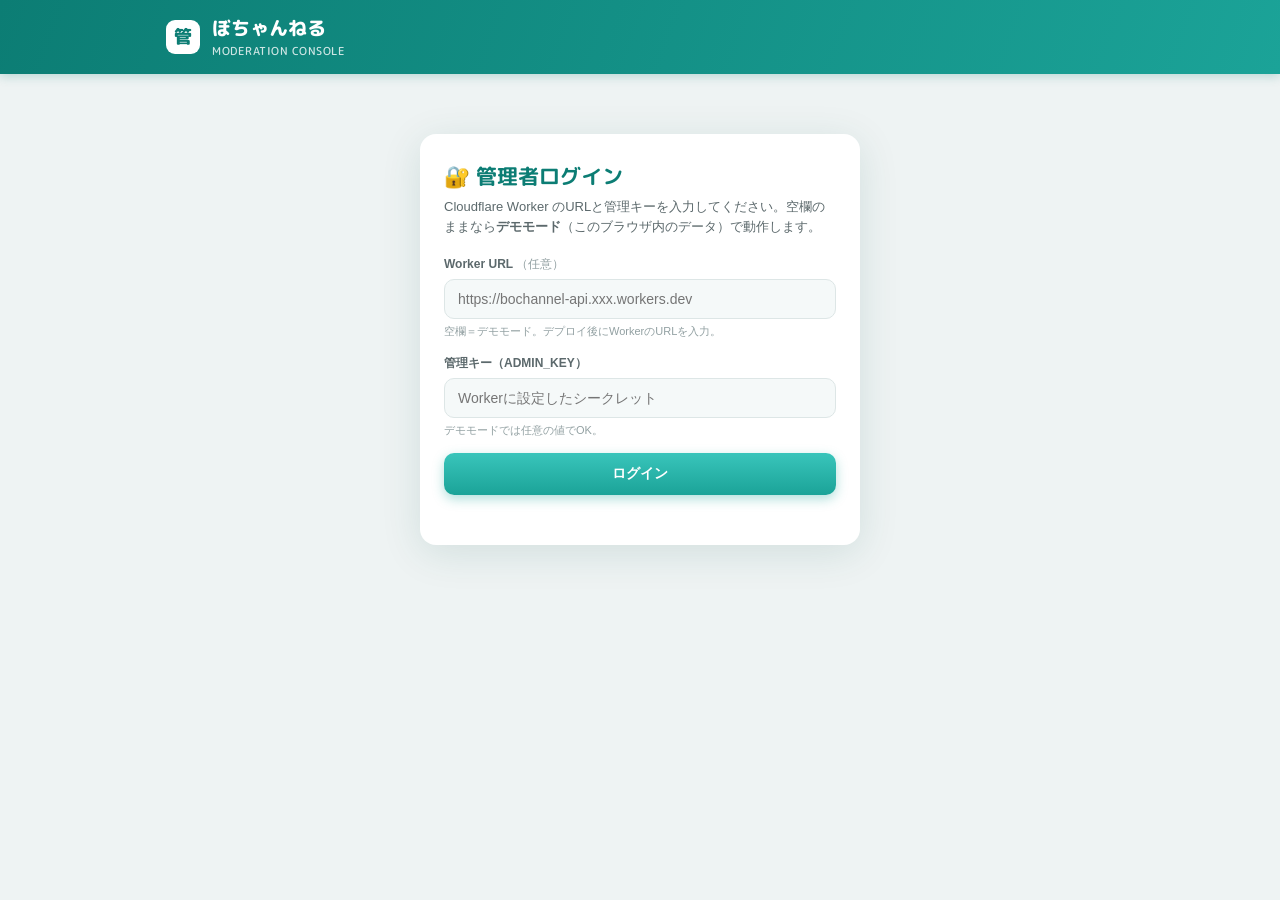
<file: admin.html>
<!DOCTYPE html>
<html lang="ja">
<head>
<meta charset="UTF-8">
<meta name="viewport" content="width=device-width, initial-scale=1, viewport-fit=cover">
<meta name="theme-color" content="#0c7d74">
<title>ぼちゃんねる 管理画面</title>
<link rel="preconnect" href="https://fonts.googleapis.com">
<link rel="preconnect" href="https://fonts.gstatic.com" crossorigin>
<link href="https://fonts.googleapis.com/css2?family=M+PLUS+Rounded+1c:wght@500;700;800&display=swap" rel="stylesheet">
<link rel="icon" href="data:image/svg+xml,%3Csvg xmlns='http://www.w3.org/2000/svg' viewBox='0 0 32 32'%3E%3Crect width='32' height='32' rx='8' fill='%230c7d74'/%3E%3Ctext x='16' y='23' font-size='17' text-anchor='middle' fill='white' font-family='sans-serif' font-weight='bold'%3E%E7%AE%A1%3C/text%3E%3C/svg%3E">
<style>
:root{
  --miku:#39c5bb;--miku-dark:#1ba398;--miku-deep:#0c7d74;--luka:#ff7fb0;
  --danger:#e0453a;--danger-d:#c4341f;--warn:#e08a1a;
  --page:#eef3f3;--panel:#fff;--panel2:#f5f9f9;--line:#dde6e6;--line2:#eaf0f0;
  --ink:#1d2728;--soft:#5c696c;--faint:#92a0a2;
  --jp:"Hiragino Kaku Gothic ProN","Yu Gothic","Meiryo",sans-serif;
  --round:"M PLUS Rounded 1c",var(--jp);
}
*{box-sizing:border-box;}
body{margin:0;font-family:var(--jp);background:var(--page);color:var(--ink);font-size:14px;line-height:1.55;}
a{color:var(--miku-dark);text-decoration:none;}
.wrap{max-width:980px;margin:0 auto;padding:0 16px 60px;}
/* header */
.ahdr{background:linear-gradient(110deg,var(--miku-deep),var(--miku-dark));color:#fff;padding:14px 0;box-shadow:0 2px 10px rgba(12,125,116,.25);position:sticky;top:0;z-index:20;}
.ahdr .wrap{display:flex;align-items:center;gap:12px;padding-top:0;padding-bottom:0;}
.ahdr__mark{width:34px;height:34px;border-radius:9px;background:#fff;color:var(--miku-deep);display:flex;align-items:center;justify-content:center;font-family:var(--round);font-weight:800;font-size:18px;}
.ahdr__t{font-family:var(--round);font-weight:800;font-size:19px;}
.ahdr__t small{display:block;font-size:11px;opacity:.8;font-weight:500;letter-spacing:.5px;}
.ahdr__sp{flex:1;}
.pill{font-size:11px;font-weight:700;padding:4px 10px;border-radius:20px;background:rgba(255,255,255,.18);}
.pill.live{background:#1f8a4c;}
.pill.demo{background:var(--warn);}
.tbtn{background:rgba(255,255,255,.16);border:none;color:#fff;font-family:inherit;font-weight:700;font-size:12px;padding:7px 13px;border-radius:8px;cursor:pointer;}
.tbtn:active{opacity:.7;}

/* login */
.login{max-width:440px;margin:60px auto;background:#fff;border-radius:16px;padding:26px 24px;box-shadow:0 8px 40px rgba(12,80,76,.12);}
.login h2{font-family:var(--round);margin:0 0 4px;color:var(--miku-deep);}
.login p{margin:0 0 18px;color:var(--soft);font-size:13px;}
.field{margin-bottom:14px;}
.field label{display:block;font-size:12px;font-weight:700;color:var(--soft);margin-bottom:5px;}
.field input,.field select{width:100%;border:1px solid var(--line);border-radius:10px;padding:11px 13px;font-family:inherit;font-size:14px;background:var(--panel2);outline:none;}
.field input:focus{border-color:var(--miku);background:#fff;}
.field .hint{font-size:11px;color:var(--faint);margin-top:4px;}
.btn{border:none;border-radius:10px;font-family:inherit;font-weight:800;cursor:pointer;font-size:14px;padding:12px 18px;}
.btn.primary{background:linear-gradient(180deg,var(--miku),var(--miku-dark));color:#fff;width:100%;box-shadow:0 4px 12px rgba(27,163,152,.35);}
.btn.sm{padding:6px 12px;font-size:12px;font-weight:700;}
.btn.ghost{background:var(--panel2);color:var(--soft);border:1px solid var(--line);}
.btn.danger{background:#fdecea;color:var(--danger-d);border:1px solid #f6cfca;}
.btn.warn{background:#fdf3e3;color:#b5700f;border:1px solid #f3ddb4;}
.btn:active{transform:translateY(1px);}
.err{color:var(--danger);font-size:12.5px;font-weight:700;margin-top:8px;min-height:16px;}

/* dashboard */
.section-t{font-family:var(--round);font-weight:800;font-size:15px;color:var(--miku-deep);margin:26px 0 12px;display:flex;align-items:center;gap:8px;}
.stats{display:grid;grid-template-columns:repeat(4,1fr);gap:12px;margin-top:20px;}
.stat{background:#fff;border-radius:14px;padding:16px;border:1px solid var(--line);}
.stat .n{font-family:var(--round);font-weight:800;font-size:26px;color:var(--miku-deep);line-height:1;}
.stat .l{font-size:11.5px;color:var(--soft);margin-top:6px;font-weight:600;}
.stat.pink .n{color:var(--luka);}
.stat.orange .n{color:var(--warn);}

/* thread table */
.card{background:#fff;border:1px solid var(--line);border-radius:14px;overflow:hidden;}
.trow{display:flex;align-items:center;gap:12px;padding:13px 16px;border-bottom:1px solid var(--line2);}
.trow:last-child{border-bottom:none;}
.trow__main{flex:1;min-width:0;cursor:pointer;}
.trow__title{font-weight:700;color:#17353d;white-space:nowrap;overflow:hidden;text-overflow:ellipsis;}
.trow__meta{font-size:11.5px;color:var(--faint);margin-top:3px;display:flex;gap:12px;}
.trow__actions{display:flex;gap:8px;flex:0 0 auto;}
.chev{color:var(--faint);transition:transform .2s;flex:0 0 auto;}
.trow.open .chev{transform:rotate(90deg);}

/* posts panel */
.posts{background:var(--panel2);border-bottom:1px solid var(--line2);padding:6px 0;display:none;}
.posts.open{display:block;}
.prow{display:flex;gap:10px;padding:10px 16px 10px 30px;border-bottom:1px dashed var(--line);}
.prow:last-child{border-bottom:none;}
.prow.abone{opacity:.55;}
.prow__n{font-weight:800;color:var(--miku-dark);font-size:12.5px;flex:0 0 auto;width:30px;}
.prow__c{flex:1;min-width:0;}
.prow__head{font-size:11px;color:var(--faint);margin-bottom:3px;}
.prow__head b{color:var(--name-grn,#1f8a4c);}
.prow__body{font-size:13.5px;white-space:pre-wrap;word-break:break-word;color:#242d2f;}
.prow.abone .prow__body{font-style:italic;color:var(--faint);}
.prow__act{display:flex;gap:6px;flex:0 0 auto;align-items:flex-start;}
.ibtn{border:none;background:none;cursor:pointer;font-size:11.5px;font-weight:700;padding:3px 7px;border-radius:6px;}
.ibtn.warn{color:#b5700f;background:#fdf3e3;}
.ibtn.danger{color:var(--danger-d);background:#fdecea;}
.empty{padding:40px;text-align:center;color:var(--faint);}
.toast{position:fixed;left:50%;bottom:30px;transform:translateX(-50%) translateY(20px);background:#143a45;color:#fff;padding:11px 20px;border-radius:24px;font-weight:700;font-size:13px;opacity:0;transition:.25s;z-index:60;box-shadow:0 8px 24px rgba(0,0,0,.3);}
.toast.show{opacity:1;transform:translateX(-50%) translateY(0);}
.toast.err{background:#a5302a;}
.toolbar{display:flex;gap:10px;flex-wrap:wrap;margin:14px 0 0;}
.searchbox{flex:1;min-width:180px;}
.searchbox input{width:100%;border:1px solid var(--line);border-radius:10px;padding:9px 14px;font-family:inherit;font-size:14px;outline:none;background:#fff;}
.searchbox input:focus{border-color:var(--miku);}
@media(max-width:640px){.stats{grid-template-columns:repeat(2,1fr);} .ahdr__t small{display:none;}}
</style>
</head>
<body>
  <header class="ahdr">
    <div class="wrap">
      <div class="ahdr__mark">管</div>
      <div class="ahdr__t">ぼちゃんねる<small>MODERATION CONSOLE</small></div>
      <div class="ahdr__sp"></div>
      <span class="pill" id="modePill" style="display:none"></span>
      <button class="tbtn" id="logout" style="display:none">ログアウト</button>
      <a class="tbtn" href="index.html" style="display:none" id="toBoard">掲示板へ</a>
    </div>
  </header>

  <div class="wrap" id="app"></div>
  <div class="toast" id="toast"></div>

<script>
(function(){
  "use strict";
  const $=(s,r=document)=>r.querySelector(s);
  const esc=(s)=>String(s).replace(/[&<>"]/g,c=>({"&":"&amp;","<":"&lt;",">":"&gt;",'"':"&quot;"}[c]));
  const LS_KEY="bochannel_demo_v1";        // shared demo store with the board
  const CFG_KEY="bochannel_admin_cfg";

  let cfg = load(CFG_KEY) || { base:"", key:"" };
  const isDemo = ()=> !cfg.base;

  function load(k){ try{return JSON.parse(localStorage.getItem(k));}catch(_){return null;} }
  function saveCfg(){ localStorage.setItem(CFG_KEY, JSON.stringify(cfg)); }

  // ---------- demo store helpers (mirror api.js shape) ----------
  function db(){ const d=load(LS_KEY); return d&&d.threads?d:{threads:[],lastPostAt:0}; }
  function dbSave(d){ localStorage.setItem(LS_KEY, JSON.stringify(d)); }

  // ---------- remote ----------
  async function call(path, opts={}){
    const res = await fetch(cfg.base+path, {
      ...opts,
      headers:{ "Content-Type":"application/json", "x-admin-key": cfg.key, ...(opts.headers||{}) }
    });
    let data=null; try{data=await res.json();}catch(_){}
    if(!res.ok){ const e=new Error((data&&data.error)||("エラー "+res.status)); e.status=res.status; throw e; }
    return data;
  }

  // ---------- data API (demo or remote) ----------
  const data = {
    async overview(){
      if(isDemo()){
        const d=db();
        const posts=d.threads.reduce((a,t)=>a+t.posts.length,0);
        const today=Date.now()-86400000;
        const todayPosts=d.threads.reduce((a,t)=>a+t.posts.filter(p=>p.ts>today).length,0);
        return { threads:d.threads.map(t=>({id:t.id,title:t.title,postCount:t.posts.length,createdAt:t.createdAt,lastAt:t.lastAt,abone:!!t.abone})),
          stats:{threads:d.threads.length,posts,todayPosts,abones:d.threads.reduce((a,t)=>a+t.posts.filter(p=>p.abone).length,0)} };
      }
      return call("/api/admin/overview");
    },
    async posts(id){
      if(isDemo()){ const t=db().threads.find(x=>x.id===id); return t?t.posts:[]; }
      return (await call("/api/admin/thread?id="+encodeURIComponent(id))).posts;
    },
    async abone(id,num,on){
      if(isDemo()){ const d=db(); const t=d.threads.find(x=>x.id===id); const p=t.posts.find(x=>x.num===num); if(p)p.abone=on; dbSave(d); return; }
      return call("/api/admin/abone",{method:"POST",body:JSON.stringify({threadId:id,num,abone:on})});
    },
    async delPost(id,num){
      if(isDemo()){ const d=db(); const t=d.threads.find(x=>x.id===id); t.posts=t.posts.filter(x=>x.num!==num); t.postCount=t.posts.length; dbSave(d); return; }
      return call("/api/admin/delete-post",{method:"POST",body:JSON.stringify({threadId:id,num})});
    },
    async delThread(id){
      if(isDemo()){ const d=db(); d.threads=d.threads.filter(x=>x.id!==id); dbSave(d); return; }
      return call("/api/admin/delete-thread",{method:"POST",body:JSON.stringify({id})});
    },
    async aboneThread(id,on){
      if(isDemo()){ const d=db(); const t=d.threads.find(x=>x.id===id); if(t)t.abone=on; dbSave(d); return; }
      return call("/api/admin/abone-thread",{method:"POST",body:JSON.stringify({id,abone:on})});
    }
  };

  // ---------- toast ----------
  let tt; function toast(m,err){ const t=$("#toast"); t.textContent=m; t.classList.toggle("err",!!err); t.classList.add("show"); clearTimeout(tt); tt=setTimeout(()=>t.classList.remove("show"),2200); }

  // ---------- views ----------
  const app=$("#app");
  let authed=false, list=[];

  function loginView(){
    authed=false;
    $("#modePill").style.display="none"; $("#logout").style.display="none"; $("#toBoard").style.display="none";
    app.innerHTML=`
      <div class="login">
        <h2>🔐 管理者ログイン</h2>
        <p>Cloudflare Worker のURLと管理キーを入力してください。空欄のままなら<b>デモモード</b>（このブラウザ内のデータ）で動作します。</p>
        <div class="field">
          <label>Worker URL <span style="font-weight:500;color:#92a0a2">（任意）</span></label>
          <input id="iBase" placeholder="https://bochannel-api.xxx.workers.dev" value="${esc(cfg.base)}">
          <div class="hint">空欄＝デモモード。デプロイ後にWorkerのURLを入力。</div>
        </div>
        <div class="field">
          <label>管理キー（ADMIN_KEY）</label>
          <input id="iKey" type="password" placeholder="Workerに設定したシークレット" value="${esc(cfg.key)}">
          <div class="hint">デモモードでは任意の値でOK。</div>
        </div>
        <button class="btn primary" id="doLogin">ログイン</button>
        <div class="err" id="loginErr"></div>
      </div>`;
    $("#doLogin").onclick=async()=>{
      cfg.base=$("#iBase").value.trim().replace(/\/+$/,""); cfg.key=$("#iKey").value.trim();
      $("#loginErr").textContent="";
      try{ await data.overview(); saveCfg(); authed=true; dashboard(); toast("ログインしました"); }
      catch(e){ $("#loginErr").textContent = e.status===401?"管理キーが正しくありません":(e.message||"接続に失敗しました"); }
    };
    $("#iKey").addEventListener("keydown",e=>{ if(e.key==="Enter") $("#doLogin").click(); });
  }

  async function dashboard(){
    $("#logout").style.display="inline-block"; $("#toBoard").style.display="inline-block";
    const pill=$("#modePill"); pill.style.display="inline-block";
    pill.className="pill "+(isDemo()?"demo":"live"); pill.textContent=isDemo()?"DEMO":"LIVE";
    app.innerHTML=`<div class="empty">読み込み中…</div>`;
    let ov;
    try{ ov=await data.overview(); }catch(e){ toast(e.message,true); loginView(); return; }
    list=ov.threads.slice().sort((a,b)=>b.lastAt-a.lastAt);
    const s=ov.stats;
    app.innerHTML=`
      <div class="stats">
        <div class="stat"><div class="n">${s.threads}</div><div class="l">スレッド数</div></div>
        <div class="stat pink"><div class="n">${s.posts}</div><div class="l">総書き込み数</div></div>
        <div class="stat orange"><div class="n">${s.todayPosts}</div><div class="l">24時間の書き込み</div></div>
        <div class="stat"><div class="n">${s.abones||0}</div><div class="l">あぼ〜ん済</div></div>
      </div>
      <div class="section-t">🧵 スレッド管理</div>
      <div class="toolbar">
        <div class="searchbox"><input id="q" placeholder="スレッドタイトルを検索…"></div>
        <button class="btn ghost sm" id="reload">↻ 再読込</button>
        ${isDemo()?'<button class="btn warn sm" id="resetDemo">デモデータ初期化</button>':''}
      </div>
      <div id="tlist" style="margin-top:12px;"></div>`;
    renderList();
    $("#q").addEventListener("input",renderList);
    $("#reload").onclick=dashboard;
    if(isDemo()) $("#resetDemo").onclick=()=>{ if(confirm("デモデータを初期状態に戻しますか？")){ localStorage.removeItem(LS_KEY); toast("初期化しました"); dashboard(); } };
  }

  function renderList(){
    const q=($("#q")?.value||"").toLowerCase();
    const rows=list.filter(t=>t.title.toLowerCase().includes(q));
    const host=$("#tlist");
    if(!rows.length){ host.innerHTML=`<div class="card"><div class="empty">スレッドがありません</div></div>`; return; }
    host.innerHTML=`<div class="card">`+rows.map(t=>{
      const d=new Date(t.createdAt);
      return `<div class="trow${t.abone?' abone':''}" data-id="${esc(t.id)}">
        <svg class="chev" width="16" height="16" viewBox="0 0 24 24" fill="none" stroke="currentColor" stroke-width="2.5"><path d="M9 6l6 6-6 6"/></svg>
        <div class="trow__main">
          <div class="trow__title">${t.abone?'🚫 ':''}${esc(t.title)}</div>
          <div class="trow__meta"><span>${t.postCount} レス</span><span>${d.getFullYear()}/${String(d.getMonth()+1).padStart(2,'0')}/${String(d.getDate()).padStart(2,'0')}</span><span>ID: ${esc(t.id)}</span></div>
        </div>
        <div class="trow__actions">
          <button class="btn warn sm" data-act="aboneT">${t.abone?'復活':'非表示'}</button>
          <button class="btn danger sm" data-act="delT">スレ削除</button>
        </div>
      </div>
      <div class="posts" data-posts="${esc(t.id)}"></div>`;
    }).join("")+`</div>`;

    host.querySelectorAll(".trow").forEach(row=>{
      const id=row.dataset.id;
      row.querySelector(".trow__main").onclick=()=>togglePosts(id,row);
      row.querySelector('[data-act="delT"]').onclick=async(e)=>{ e.stopPropagation();
        if(!confirm("このスレッドを完全に削除しますか？（元に戻せません）"))return;
        await data.delThread(id); toast("スレッドを削除しました"); dashboard(); };
      row.querySelector('[data-act="aboneT"]').onclick=async(e)=>{ e.stopPropagation();
        const t=list.find(x=>x.id===id); await data.aboneThread(id,!t.abone); toast(t.abone?"表示に戻しました":"非表示にしました"); dashboard(); };
    });
  }

  function togglePosts(id,row){
    const panel=row.parentElement.querySelector(`[data-posts="${CSS.escape(id)}"]`);
    const open=panel.classList.contains("open");
    document.querySelectorAll(".posts.open").forEach(p=>p.classList.remove("open"));
    document.querySelectorAll(".trow.open").forEach(r=>r.classList.remove("open"));
    if(open) return;
    row.classList.add("open"); panel.classList.add("open");
    renderPosts(id,row);
  }
  async function renderPosts(id,row){
    const panel=row.parentElement.querySelector(`[data-posts="${CSS.escape(id)}"]`);
    panel.innerHTML=`<div class="empty">読み込み中…</div>`;
    let posts; try{ posts=await data.posts(id); }catch(e){ panel.innerHTML=`<div class="empty">${esc(e.message)}</div>`; return; }
    panel.innerHTML=posts.map(p=>`
      <div class="prow${p.abone?' abone':''}" data-num="${p.num}">
        <div class="prow__n">${p.num}</div>
        <div class="prow__c">
          <div class="prow__head"><b>${esc(p.name||'名無しのボカロP')}</b> ${esc(p.date||'')} ID:${esc(p.uid||'')} ${p.email?'<i>['+esc(p.email)+']</i>':''}</div>
          <div class="prow__body">${p.abone?'（あぼ〜ん済み）':esc(p.body)}</div>
        </div>
        <div class="prow__act">
          <button class="ibtn warn" data-act="abone">${p.abone?'復活':'あぼ〜ん'}</button>
          <button class="ibtn danger" data-act="del">削除</button>
        </div>
      </div>`).join("")||`<div class="empty">書き込みがありません</div>`;
    panel.querySelectorAll(".prow").forEach(pr=>{
      const num=Number(pr.dataset.num);
      const p=posts.find(x=>x.num===num);
      pr.querySelector('[data-act="abone"]').onclick=async()=>{ await data.abone(id,num,!p.abone); toast(p.abone?"復活しました":"あぼ〜んしました"); renderPosts(id,row); };
      pr.querySelector('[data-act="del"]').onclick=async()=>{ if(!confirm("この書き込みを削除しますか？"))return; await data.delPost(id,num); toast("削除しました"); renderPosts(id,row); };
    });
  }

  $("#logout").onclick=()=>{ cfg={base:"",key:""}; localStorage.removeItem(CFG_KEY); loginView(); };

  // boot
  loginView();
})();
</script>
</body>
</html>
</file>
